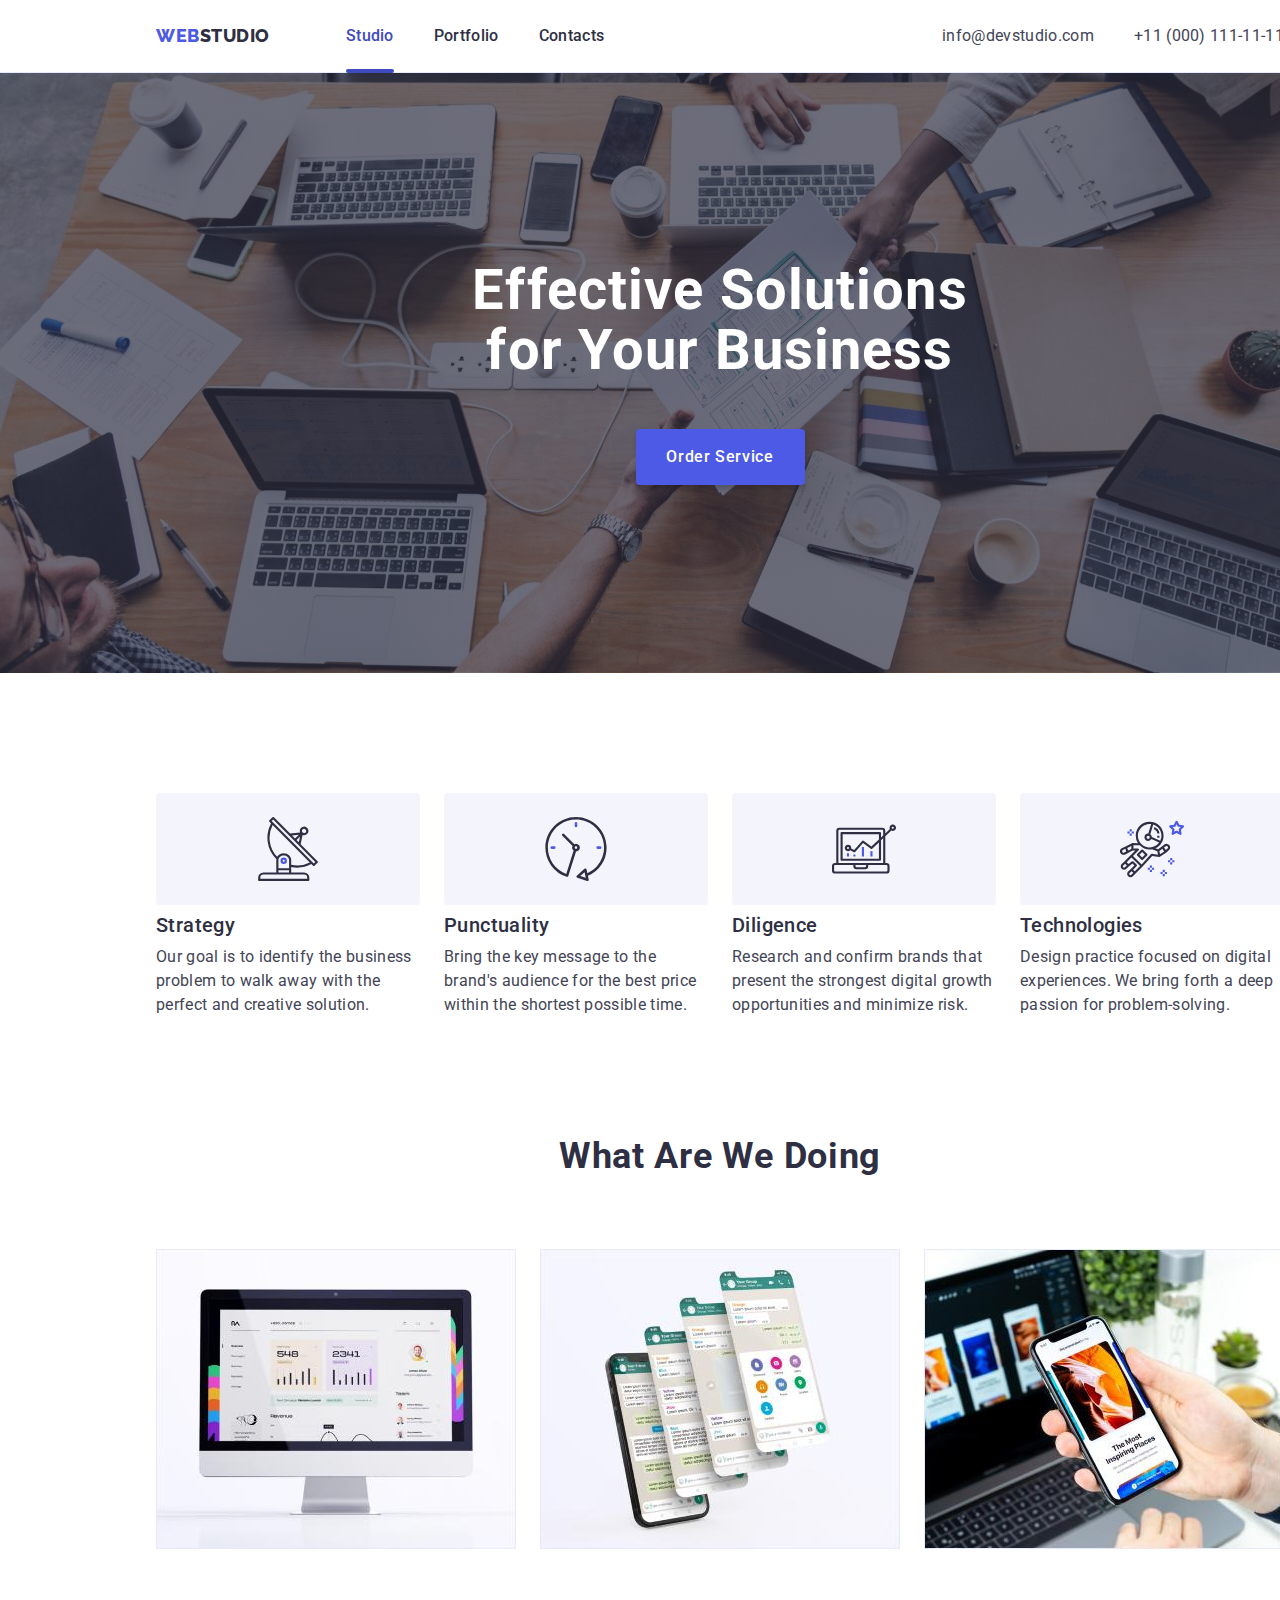
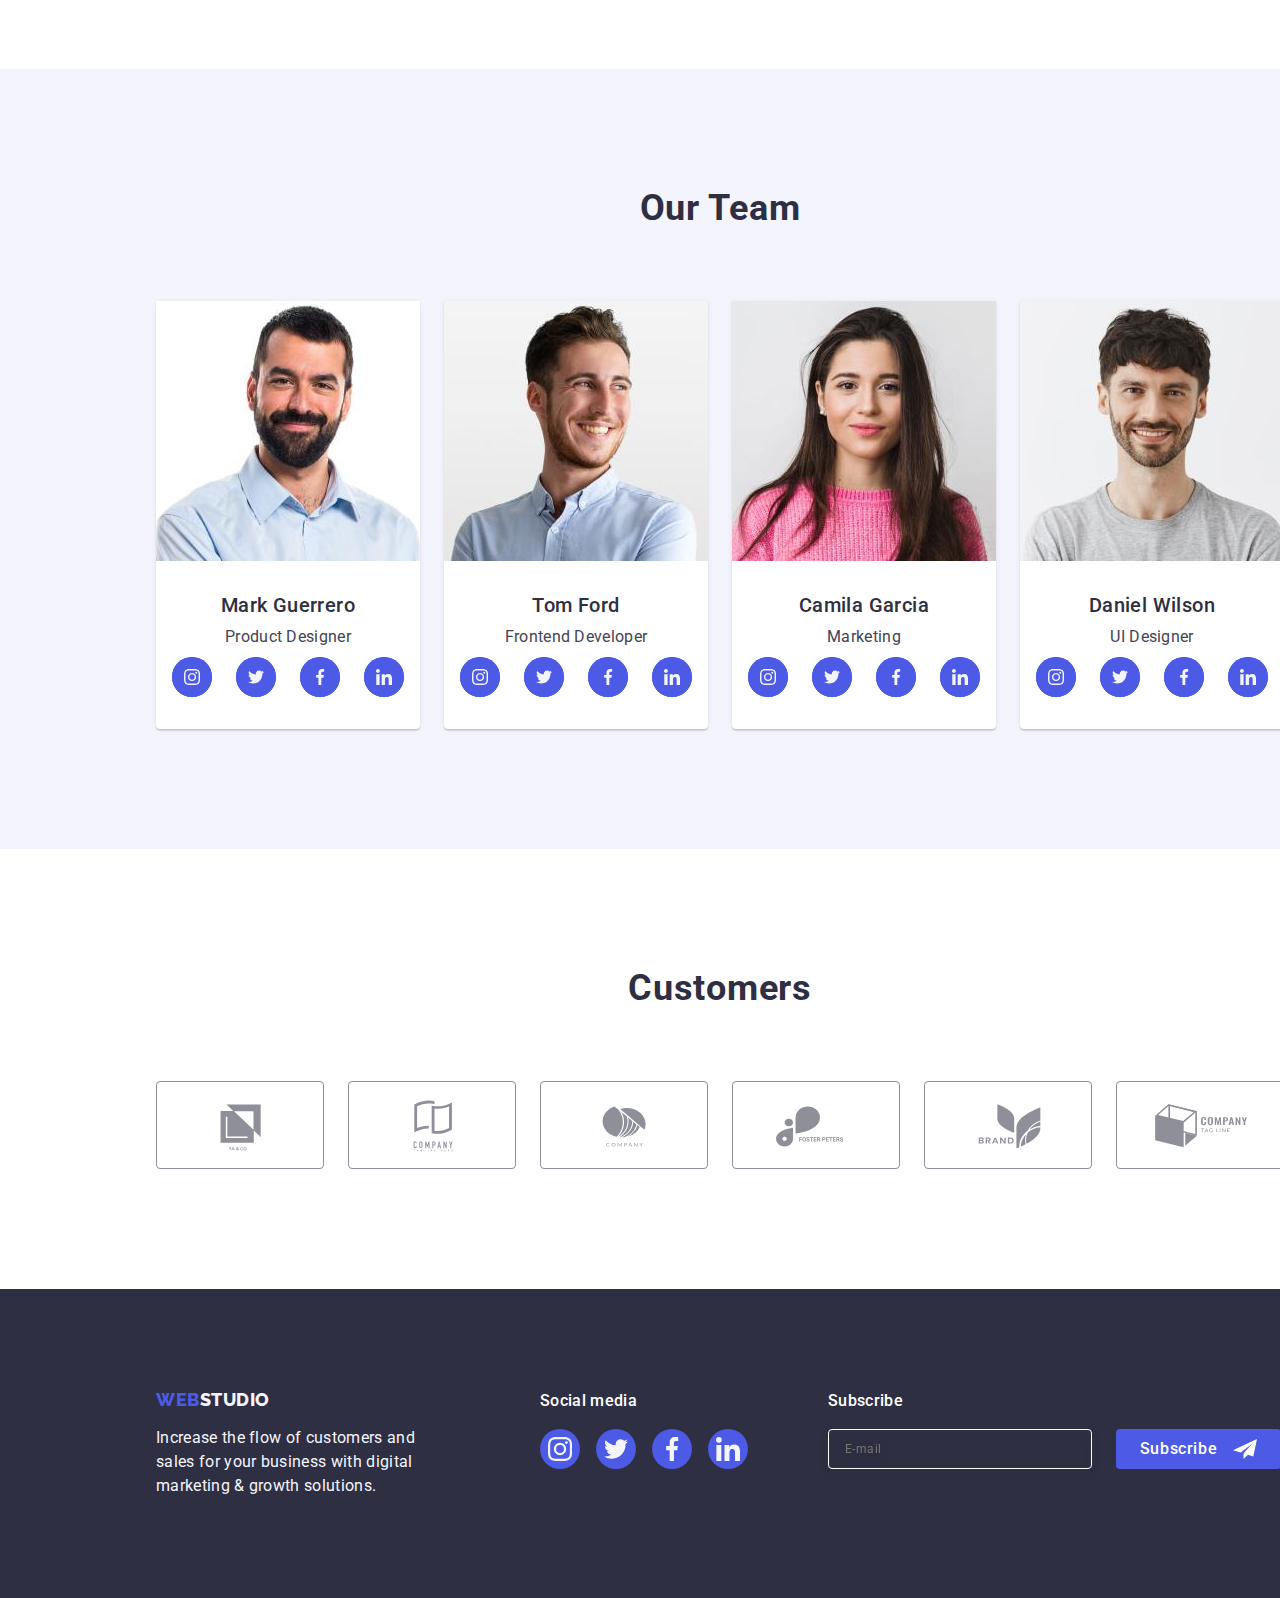
<file: index.html>
<!DOCTYPE html>
<html lang="en">
<head>
    <meta charset="UTF-8">
    <meta http-equiv="X-UA-Compatible" content="IE=edge">
    <meta name="viewport" content="width=device-width, initial-scale=1.0">
    <title>Studio</title>
    <link rel="preconnect" href="https://fonts.googleapis.com">
    <link rel="preconnect" href="https://fonts.gstatic.com" crossorigin>
    <link href="https://fonts.googleapis.com/css2?family=Montserrat:wght@400;700&family=Raleway:wght@800&family=Roboto:wght@400;500;700&display=swap" rel="stylesheet">
    <link rel="stylesheet" href="https://cdnjs.cloudflare.com/ajax/libs/modern-normalize/2.0.0/modern-normalize.min.css">
    <link rel="stylesheet" href="./css/styles.css">
</head>
<body>
                <!-- ========================== HEADER ===============================================-->
    <header class="page-header">
        <div class="header-container container">
            <nav class="page-nav">
                <a class="logo link" href="./index.html">Web<span class="logo-accent">Studio</span></a>
                <ul class="menu-list list">
                    <li class="menu-item content"><a class="menu-item-link active link" href="./index.html">Studio</a></li>
                    <li class="menu-item content"><a class="menu-item-link link" href="./portfolio.html">Portfolio</a></li>
                    <li class="menu-item content"><a class="menu-item-link link" href="">Contacts</a></li>
                </ul>
            </nav>
                <address class="contacts-info">
                    <ul class="contacts list">
                        <li class="contacts-item"><a class="contact-link text-font link" href="mailto:info@devstudio.com">info@devstudio.com</a></li>
                        <li class="contacts-item"><a class="contact-link text-font link" href="tel:+110001111111">+11 (000) 111-11-11</a></li>
                    </ul>
                </address>
        </div>
    </header>
                <!-- ========================== MAIN ===============================================-->
    <main class="main-content">
                <!-- ========================== HERO ===============================================-->
        <section class="hero">
            <div class="hero-box container">
                <h1 class="hero-title hero-margin">Effective Solutions for Your Business</h1>
                <button class="main-hero-button text-font" type="button" data-modal-open >Order Service</button>
             </div>
        </section>
                <!-- ========================== TECHNOLOGY ===============================================-->
        <section class="techonoly-hidden"> 
            <div class="tech-content container">
                <h2 class="visually-hidden" >Technology</h2>
                <ul class="tech-list list">
                    <li class="feature-item content">
                        <div class="technology-icon-style">
                            <svg width="64" height="64">
                                <use href="./images/icons.svg#icon-antenna">
                                </use>
                            </svg>
                        </div>
                        <h3 class="third-header">Strategy</h3>
                        <p class="feature-descriptions content">
                            Our goal is to identify the business problem to walk away with the perfect and creative solution. 
                        </p>  
                    </li>
                    <li class="feature-item content">
                        <div class="technology-icon-style">
                            <svg width="64" height="64">
                                <use href="./images/icons.svg#icon-clock">
                                </use>
                            </svg>
                        </div>
                        <h3 class="third-header">Punctuality</h3>
                        <p class="feature-descriptions content">
                            Bring the key message to the brand's audience for the best price within the shortest possible time.
                        </p>
                    </li>
                    <li class="feature-item content">
                        <div class="technology-icon-style">
                            <svg width="64" height="64">
                                <use href="./images/icons.svg#icon-diagram">
                                </use>
                            </svg>
                        </div>
                        <h3 class="third-header">Diligence</h3>
                        <p class="feature-descriptions content">
                            Research and confirm brands that present the strongest digital growth opportunities and minimize risk.
                        </p>
                    </li>
                    <li class="feature-item content">
                        <div class="technology-icon-style">
                            <svg width="64" height="64">
                                <use href="./images/icons.svg#icon-astronaut">
                                </use>
                            </svg>
                        </div>
                        <h3 class="third-header" >Technologies</h3>
                        <p class="feature-descriptions content">
                            Design practice focused on digital experiences. We bring forth a deep passion for problem-solving.
                        </p>
                    </li>
                </ul>
            </div>
        </section>
                <!-- ========================== TEAM-FUNCTION ===============================================-->
        <section class="work-description">
            <div class="function-style container">
                <h2 class="second-header extra-bottom-margin">What are we doing</h2>
                <Ul class="visual-example-list list">
                    <li class="example-item content">
                        <img src="./images/doing-des/monitor-1.jpg" alt="pc monitor" width="360" height="300">
                    </li>
                    <li class="example-item content">
                        <img src="./images/doing-des/screenphone-2.jpg" alt="screen phone" width="360" height="300">
                    </li>
                    <li class="example-item content">
                        <img src="./images/doing-des/lapphonescreen-3.jpg" alt="pc & mobile display screen" width="360" height="300">
                    </li>
                </Ul>
            </div>
        </section>
                <!-- ========================== THE-TEAM ===============================================-->
        <section class="team">
            <div class="team-style container content">
                <h2 class="second-header extra-bottom-margin">Our Team</h2>
                <ul class="team-card list">
                    <li class="team-item content">
                        <img src="./images/team/mark_guerrero.jpg" alt="mark_guerrero" width="264" height="260">   
                        <div class="style-card content">
                            <h3 class="third-header">Mark Guerrero</h3>
                            <p class="feature-descriptions added-margin">Product Designer</p>
                            <ul class="team-links-item list">
                                <li class="team-links">   
                                    <a class="social-team-links" href="https://www.instagram.com" target="_blank" rel="noopener no referrer" aria-label="Instagram icon">
                                        <svg class="social-svg-style" width="16" height="16">
                                            <use href="./images/icons.svg#icon-instagram"></use>
                                        </svg>
                                    </a>
                                </li>
                                <li class="team-links">
                                    <a class="social-team-links" href="https://twitter.com" target="_blank" rel="noopener no referrer" aria-label="twitter icon">
                                        <svg class="social-svg-style" width="16" height="16">
                                            <use href="./images/icons.svg#icon-twitter"></use>
                                        </svg>
                                    </a>
                                </li>
                                <li class="team-links">
                                    <a class="social-team-links" href="https://facebook.com" target="_blank" rel="noopener no referrer" aria-label="facebook icon">
                                        <svg class="social-svg-style" width="16" height="16">
                                            <use href="./images/icons.svg#icon-facebook"></use>
                                        </svg>
                                    </a>
                                </li>
                                <li class="team-links">
                                    <a class="social-team-links" href="https://www.linkedin.com" target="_blank" rel="noopener no referrer" aria-label="linkedin icon">
                                        <svg class="social-svg-style" width="16" height="16">
                                            <use href="./images/icons.svg#icon-linkedin"></use>
                                        </svg>
                                    </a>
                                </li>
                            </ul> 
                        </div>
                    </li>
                    <li class="team-item content">
                        <img src="./images/team/tom_ford.jpg" alt="tom_ford" width="264" height="260">
                        <div class="style-card content">
                            <h3 class="third-header">Tom Ford</h3>  
                            <p class="feature-descriptions added-margin">Frontend Developer</p>
                            <ul class="team-links-item list">
                                <li class="team-links">   
                                    <a class="social-team-links" href="https://www.instagram.com" target="_blank" rel="noopener no referrer" aria-label="Instagram icon">
                                        <svg class="social-svg-style" width="16" height="16">
                                            <use href="./images/icons.svg#icon-instagram"></use>
                                        </svg>
                                    </a>
                                </li>
                                <li class="team-links">
                                    <a class="social-team-links" href="https://twitter.com" target="_blank" rel="noopener no referrer" aria-label="twitter icon">
                                        <svg class="social-svg-style" width="16" height="16">
                                            <use href="./images/icons.svg#icon-twitter"></use>
                                        </svg>
                                    </a>
                                </li>
                                <li class="team-links">
                                    <a class="social-team-links" href="https://facebook.com" target="_blank" rel="noopener no referrer" aria-label="facebook icon">
                                        <svg class="social-svg-style" width="16" height="16">
                                            <use href="./images/icons.svg#icon-facebook"></use>
                                        </svg>
                                    </a>
                                </li>
                                <li class="team-links">
                                    <a class="social-team-links" href="https://www.linkedin.com" target="_blank" rel="noopener no referrer" aria-label="linkedin icon">
                                        <svg class="social-svg-style" width="16" height="16">
                                            <use href="./images/icons.svg#icon-linkedin"></use>
                                        </svg>
                                    </a>
                                </li>
                            </ul> 
                        </div>
                    </li>
                    <li class="team-item content">
                        <img src="./images/team/camila_garsia.jpg" alt="camila_garsia" width="264" height="260">
                        <div class="style-card content">
                            <h3 class="third-header">Camila Garcia</h3>
                            <p class="feature-descriptions added-margin">Marketing</p>
                           <ul class="team-links-item list">
                            <li class="team-links">   
                                <a class="social-team-links" href="https://www.instagram.com" target="_blank" rel="noopener no referrer" aria-label="Instagram icon">
                                    <svg class="social-svg-style" width="16" height="16">
                                        <use href="./images/icons.svg#icon-instagram"></use>
                                    </svg>
                                </a>
                            </li>
                            <li class="team-links">
                                <a class="social-team-links" href="https://twitter.com" target="_blank" rel="noopener no referrer" aria-label="twitter icon">
                                    <svg class="social-svg-style" width="16" height="16">
                                        <use href="./images/icons.svg#icon-twitter"></use>
                                    </svg>
                                </a>
                            </li>
                            <li class="team-links">
                                <a class="social-team-links" href="https://facebook.com" target="_blank" rel="noopener no referrer" aria-label="facebook icon">
                                    <svg class="social-svg-style" width="16" height="16">
                                        <use href="./images/icons.svg#icon-facebook"></use>
                                    </svg>
                                </a>
                            </li>
                            <li class="team-links">
                                <a class="social-team-links" href="https://www.linkedin.com" target="_blank" rel="noopener no referrer" aria-label="linkedin icon">
                                    <svg class="social-svg-style" width="16" height="16">
                                        <use href="./images/icons.svg#icon-linkedin"></use>
                                    </svg>
                                </a>
                            </li>
                            </ul> 
                        </div>
                    </li>
                    <li class="team-item content">
                        <img src="./images/team/daniel_wilson.jpg" alt="daniel_wilson" width="264" height="260">
                        <div class="style-card content">
                            <h3 class="third-header">Daniel Wilson</h3>
                            <p class="feature-descriptions added-margin">UI Designer</p>
                            <ul class="team-links-item list">
                                <li class="team-links">   
                                    <a class="social-team-links" href="https://www.instagram.com" target="_blank" rel="noopener no referrer" aria-label="Instagram icon">
                                        <svg class="social-svg-style" width="16" height="16">
                                            <use href="./images/icons.svg#icon-instagram"></use>
                                        </svg>
                                    </a>
                                </li>
                                <li class="team-links">
                                    <a class="social-team-links" href="https://twitter.com" target="_blank" rel="noopener no referrer" aria-label="twitter icon">
                                        <svg class="social-svg-style" width="16" height="16">
                                            <use href="./images/icons.svg#icon-twitter"></use>
                                        </svg>
                                    </a>
                                </li>
                                <li class="team-links">
                                    <a class="social-team-links" href="https://facebook.com" target="_blank" rel="noopener no referrer" aria-label="facebook icon">
                                        <svg class="social-svg-style" width="16" height="16">
                                            <use href="./images/icons.svg#icon-facebook"></use>
                                        </svg>
                                    </a>
                                </li>
                                <li class="team-links">
                                    <a class="social-team-links" href="https://www.linkedin.com" target="_blank" rel="noopener no referrer" aria-label="linkedin icon">
                                        <svg class="social-svg-style" width="16" height="16">
                                            <use href="./images/icons.svg#icon-linkedin"></use>
                                        </svg>
                                    </a>
                                </li>
                            </ul>
                        </div>
                    </li>
                </ul>
            </div>
        </section>
                <!-- ========================== CUSTOMERS ===============================================-->
        <section class="customers">
            <div class="customers-style container">
                <h2 class="second-header extra-bottom-margin">Customers</h2>
                <ul class="customer-list list">
                    <li class="customer-item">
                        <a class="customers-link" href="">
                            <svg class="current-color" width="104" height="56">
                                <use href="./images/icons.svg#icon-first"></use>
                            </svg>
                        </a>
                    </li>
                    <li class="customer-item ">
                        <a class="customers-link" href="">
                            <svg class="current-color" width="104" height="56">
                                <use href="./images/icons.svg#icon-second"></use>
                            </svg>
                        </a>
                    </li>
                    <li class="customer-item">
                        <a class="customers-link" href="">
                            <svg class="current-color" width="104" height="56">
                                <use href="./images/icons.svg#icon-third"></use>
                            </svg>
                        </a>
                    </li>
                    <li class="customer-item">
                        <a class="customers-link" href="">
                            <svg class="current-color" width="104" height="56">
                                <use href="./images/icons.svg#icon-fourth"></use>
                            </svg>
                        </a>
                    </li>
                    <li class="customer-item">
                        <a class="customers-link" href="">
                            <svg class="current-color" width="104" height="56">
                                <use href="./images/icons.svg#icon-fifth"></use>
                            </svg>
                        </a>
                    </li> 
                    <li class="customer-item">
                        <a class="customers-link" href="">
                            <svg class="current-color" width="104" height="56">
                                <use href="./images/icons.svg#icon-sixth"></use>
                            </svg>
                        </a>
                    </li>
                </ul>
            </div>
        </section>
    </main>
                <!-- ========================== FOOTER ===============================================-->
    <footer class="page-footer"> 
        <div class="style-footer container">
            <div class="footer-left-side">
                <a class="logo-second link" href="./index.html">Web<span class="logo-second-accent">Studio</span></a>
                <p class="text-footer text-font">Increase the flow of customers and sales for your business with digital marketing & growth
                    solutions.
                </p>
            </div>
            <div class="footer-centr">
                <p class="footer-nav-text">Social media</p>
                <ul class="footer-links list">
                    <li class="footer-links-item">
                        <a class="social-team-footer" href="https://www.instagram.com" target="_blank" rel="noopener no referrer" aria-label="Instagram icon">
                            <svg class="social-svg-style" width="24" height="24">
                                <use href="./images/icons.svg#icon-instagram"></use>
                            </svg>
                        </a>
                    </li>
                    <li class="footer-links-item">
                        <a class="social-team-footer" href="https://twitter.com" target="_blank" rel="noopener no referrer" aria-label="twitter icon">
                            <svg class="social-svg-style" width="24" height="24">
                                <use href="./images/icons.svg#icon-twitter"></use>
                            </svg>
                        </a>
                    </li>
                    <li class="footer-links-item">
                        <a class="social-team-footer" href="https://facebook.com" target="_blank" rel="noopener no referrer" aria-label="facebook icon">
                            <svg class="social-svg-style" width="24" height="24">
                                <use href="./images/icons.svg#icon-facebook"></use>
                            </svg>
                        </a>
                    </li>
                    <li class="footer-links-item">
                        <a class="social-team-footer" href="https://www.linkedin.com" target="_blank" rel="noopener no referrer" aria-label="linkedin icon">
                            <svg class="social-svg-style" width="24" height="24">
                                <use href="./images/icons.svg#icon-linkedin"></use>
                            </svg>
                        </a>
                    </li>
                </ul>
            </div>
            <div class="subscribe">
                <p class="subscribe-text">
                    Subscribe
                </p>
                <form class="subscribe-form">
                    <label class="subscribe-form-label" 
                            for="subscribe-element">
                        <input class="subscribe-input"
                                required 
                                id="subscribe-element"
                                name="subscribe-element" 
                                type="email" 
                                placeholder="E-mail">
                    </label>
                    <button class="subscribe-btn" type="submit">Subscribe
                        <svg class="subscribe-btn-svg" width="24" height="24">
                            <use href="./images/icons.svg#icon-telegram"></use>
                        </svg>
                    </button>
                </form>
            </div>
        </div>
    </footer>
    <!-- /* ================================= MODAL-WINDOW ==================================================== */ -->
    <div class="modal-window-father is-hidden" data-modal>
        <div class="modal-window">
            <button class="btn-modal" type="button" data-modal-close>
                <svg class="modal-window-svg" width="8" height="8">
                    <use href="./images/icons.svg#icon-close"></use>
                </svg>
            </button>
            <p class="modal-text footer-nav-text">Leave your contacts and we will call you back</p>
            <form class="modal-form" name="register_form"> 
                <div class="modal-form-style">
                    <label class="label-input" 
                        id="register_form"
                        for="user-name">Name</label>
                    <div class="label-input-style">
                        <input class="modal-input"
                            required
                            id="user-name"
                            name="user-name" 
                            type="text">
                        <svg class="modal-svg-input" 
                            width="18" 
                            height="24">
                            <use href="./images/icons.svg#icon-person"></use>
                        </svg>
                    </div>
                </div>
                <!-- secont-form -->
                <div class="modal-form-style">
                    <label class="label-input" for="register_form_tel">Phone</label>
                    <div class="label-input-style">
                        <input class="modal-input"
                                required 
                                id="register_form_tel"
                                name="register_form_tel" 
                                type="tel">
                        <svg class="modal-svg-input" width="18" height="24">
                            <use href="./images/icons.svg#icon-phone"></use>
                        </svg>
                    </div>
                </div>
                <!-- third-form -->
                <div class="modal-form-style">
                    <label class="label-input" 
                            for="register_form_email">Email</label>
                    <div class="label-input-style">
                        <input class="modal-input" 
                                required
                                id="register_form_email" 
                                name="register_form_email" 
                                type="email">
                        <svg class="modal-svg-input" 
                                width="18" 
                                height="24">
                            <use href="./images/icons.svg#icon-email"></use>
                        </svg>
                    </div>
                </div>
                <!-- comment -->
                <div class="comment-style">
                    <label 
                        class="label-input" 
                        for="user-comment"
                        > Comment</label>
                    <textarea 
                        class="modal-text-area" 
                        name="user-comment" 
                        id="user-comment" 
                        placeholder="Text input"
                        cols="30" 
                        rows="10"> 
                    </textarea>
                </div>
                <div class="check-box-style">
                    <input class="check-box visually-hidden"
                            type="checkbox"
                            id="user-privacy"
                            value="true" 
                            name="user-privacy">
                    <label class="check-box-label" for="user-privacy">
                        <span class="check-box-span"> 
                            <svg class="modal-checkbox-input" 
                                width="10" 
                                height="8">
                                <use href="./images/icons.svg#icon-checkmark"></use>
                            </svg>
                        </span>   
                           I accept the terms and conditions of the
                        <a class="about-policy" 
                                href="">Privacy Policy</a>       
                    </label>
                </div>
                <button class="modal-btn" type="submit">Send</button>
            </form>
        </div>
    </div>
    <script src="./modal.js"></script>
</body>
</html>
</file>
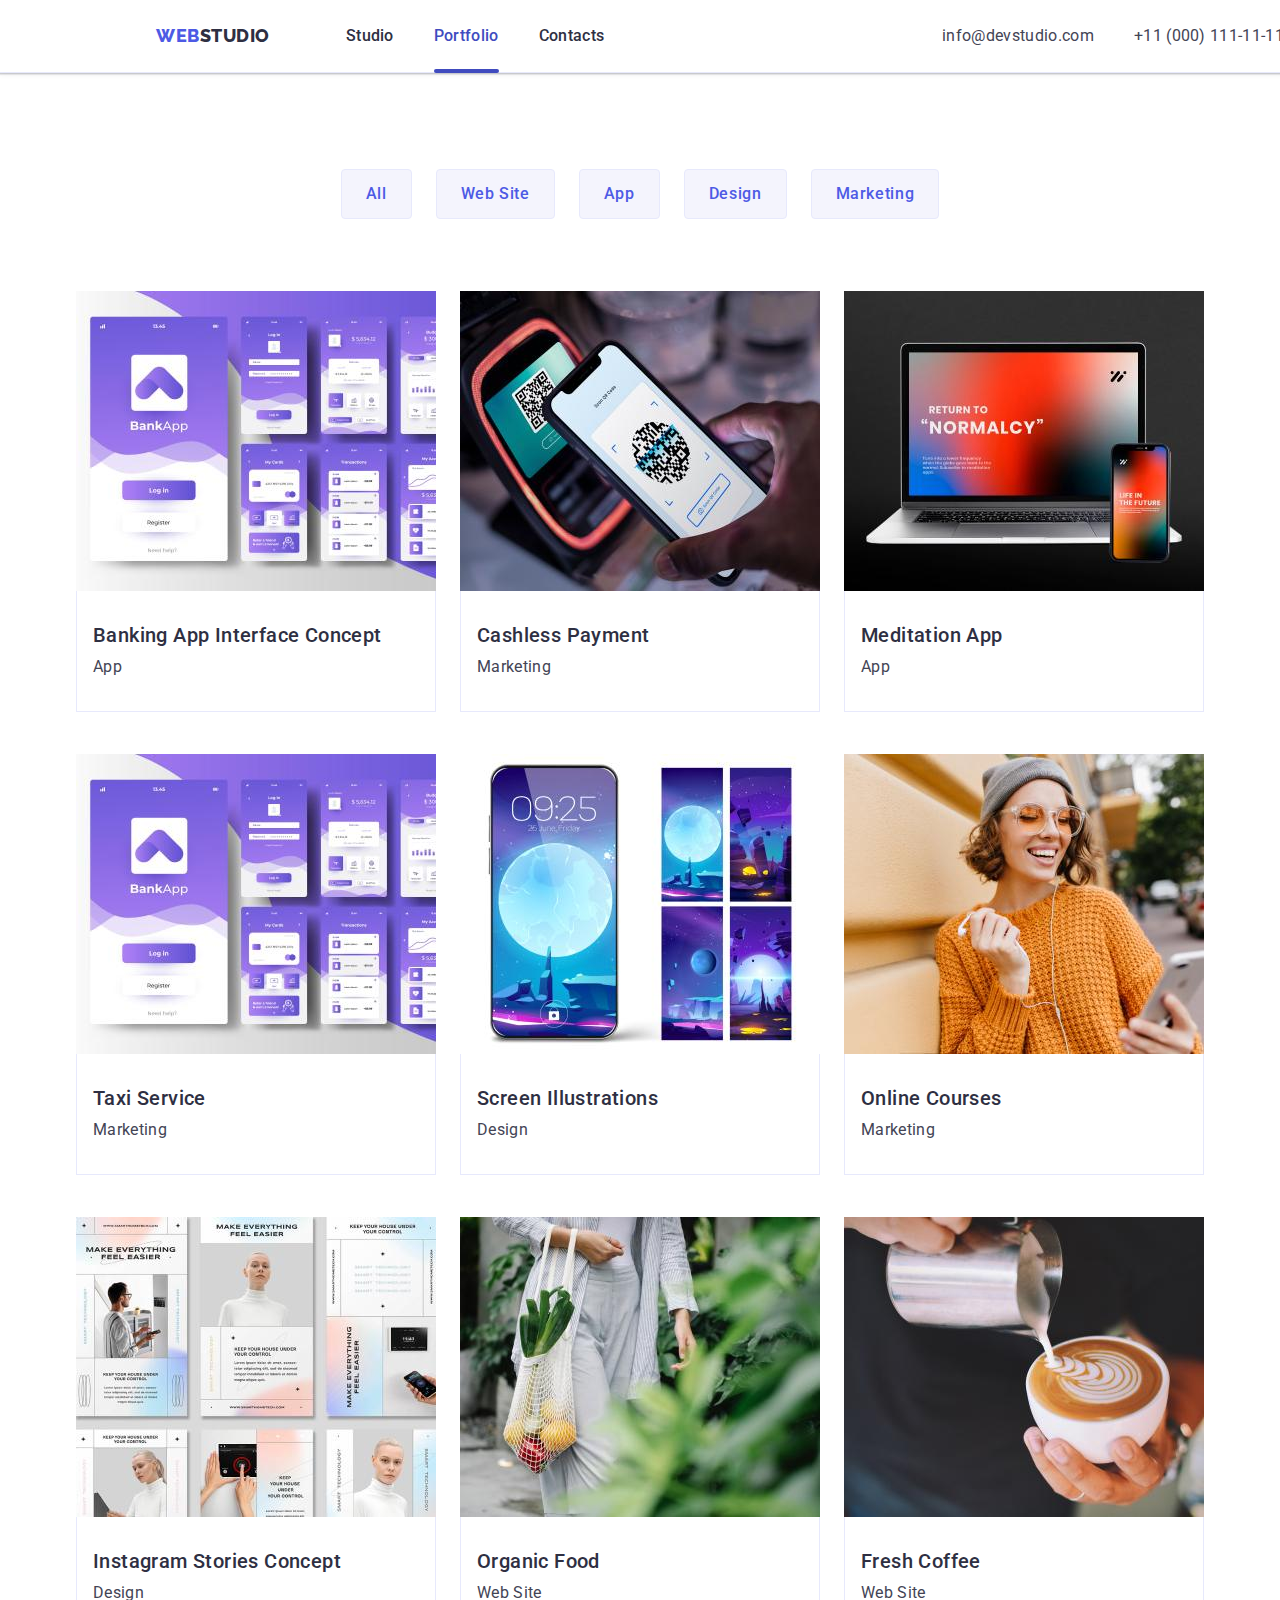
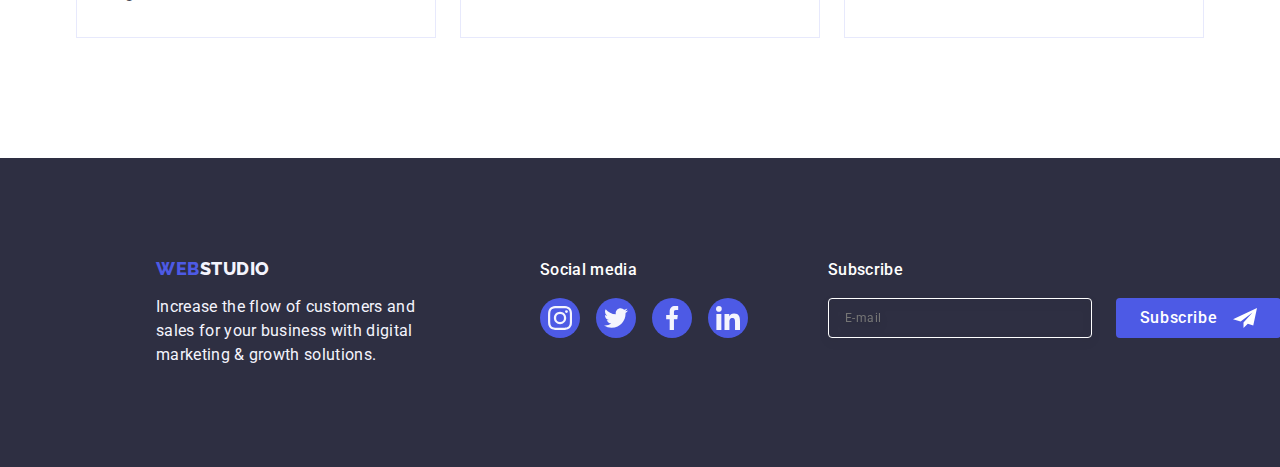
<file: portfolio.html>
<!DOCTYPE html>
<html lang="en">
  <head>
    <meta charset="UTF-8" />
    <meta http-equiv="X-UA-Compatible" content="IE=edge" />
    <meta name="viewport" content="width=device-width, initial-scale=1.0" />
    <title>Portfolio</title>
    <link rel="preconnect" href="https://fonts.googleapis.com" />
    <link rel="preconnect" href="https://fonts.gstatic.com" crossorigin />
    <link
      href="https://fonts.googleapis.com/css2?family=Montserrat:wght@400;700&family=Raleway:wght@800&family=Roboto:wght@400;500;700&display=swap"
      rel="stylesheet"
    />
    <link
      rel="stylesheet"
      href="https://cdnjs.cloudflare.com/ajax/libs/modern-normalize/2.0.0/modern-normalize.min.css"
    />
    <link rel="stylesheet" href="./css/styles.css" />
  </head>
  <body>
    <!-- ========================== HEADER ===============================================-->
    <header class="page-header">
      <div class="header-container container">
        <nav class="page-nav">
          <a class="logo link" href="./index.html"
            >Web<span class="logo-accent">Studio</span></a
          >
          <ul class="menu-list list">
            <li class="menu-item content">
              <a class="menu-item-link text-font link" href="./index.html"
                >Studio</a
              >
            </li>
            <li class="menu-item content">
              <a class="menu-item-link active link" href="./portfolio.html"
                >Portfolio</a
              >
            </li>
            <li class="menu-item content">
              <a class="menu-item-link link" href="">Contacts</a>
            </li>
          </ul>
        </nav>
        <address class="contacts-info">
          <ul class="contacts list">
            <li class="contacts-item">
              <a
                class="contact-link text-font link"
                href="mailto:info@devstudio.com"
                >info@devstudio.com</a
              >
            </li>
            <li class="contacts-item">
              <a class="contact-link text-font link" href="tel:+110001111111"
                >+11 (000) 111-11-11</a
              >
            </li>
          </ul>
        </address>
      </div>
    </header>
    <!-- ========================== PORTFOLIO-MAIN ===============================================-->
    <main class="main-portfolio">
      <!-- ========================== NAVIGATION-BUTTON ===============================================-->
      <section class="portfolio-nav-buttons">
        <div class="style-portfolio container">
          <h1 class="visually-hidden">Portfolio</h1>
          <ul class="portfolio-nav-list extra-bottom-margin list">
            <li class="portfolio-nav-item">
              <button class="portfolio-button btn-slyle" type="button">
                All
              </button>
            </li>
            <li class="portfolio-nav-item">
              <button class="portfolio-button btn-slyle" type="button">
                Web Site
              </button>
            </li>
            <li class="portfolio-nav-item">
              <button class="portfolio-button btn-slyle" type="button">
                App
              </button>
            </li>
            <li class="portfolio-nav-item">
              <button class="portfolio-button btn-slyle" type="button">
                Design
              </button>
            </li>
            <li class="portfolio-nav-item">
              <button class="portfolio-button btn-slyle" type="button">
                Marketing
              </button>
            </li>
          </ul>
          <!-- ========================== PORTFOLIO-IMG-LIST ===============================================-->
          <ul class="portfolio-img list">
            <li class="portfolio-img-item">
              <a class="card-img link" href="">
                <div class="card-img-transform">
                  <img
                    src="./images/portfolio/banking-concept.jpg"
                    alt="Banking App Interface Concept"
                    width="360"
                    height="300"
                  />
                  <p class="card-img-text-transform feature-descriptions">
                    14 Stylish and User-Friendly App Design Concepts · Task
                    Manager App · Calorie Tracker App · Exotic Fruit Ecommerce
                    App · Cloud Storage App
                  </p>
                </div>
                <div class="card-link-style">
                  <h2 class="third-header">Banking App Interface Concept</h2>
                  <p class="feature-descriptions text-tranform">App</p>
                </div>
              </a>
            </li>
            <li class="portfolio-img-item">
              <a class="card-img link" href="">
                <div class="card-img-transform">
                  <img
                    src="./images/portfolio/cashless-payment.jpg"
                    alt="Cashless Payment"
                    width="360"
                    height="300"
                  />
                  <p class="card-img-text-transform feature-descriptions">
                    14 Stylish and User-Friendly App Design Concepts · Task
                    Manager App · Calorie Tracker App · Exotic Fruit Ecommerce
                    App · Cloud Storage App
                  </p>
                </div>
                <div class="card-link-style">
                  <h2 class="third-header">Cashless Payment</h2>
                  <p class="feature-descriptions text-tranform">Marketing</p>
                </div>
              </a>
            </li>
            <li class="portfolio-img-item">
              <a class="card-img link" href="">
                <div class="card-img-transform">
                  <img
                    src="./images/portfolio/meditation-app.jpg"
                    alt="Meditation App"
                    width="360"
                    height="300"
                  />
                  <p class="card-img-text-transform feature-descriptions">
                    14 Stylish and User-Friendly App Design Concepts · Task
                    Manager App · Calorie Tracker App · Exotic Fruit Ecommerce
                    App · Cloud Storage App
                  </p>
                </div>
                <div class="card-link-style">
                  <h2 class="third-header">Meditation App</h2>
                  <p class="feature-descriptions text-tranform">App</p>
                </div>
              </a>
            </li>
            <li class="portfolio-img-item">
              <a class="card-img link" href="">
                <div class="card-img-transform">
                  <img
                    src="./images/portfolio/taxi-service.jpg"
                    alt="Taxi Service"
                    width="360"
                    height="300"
                  />
                  <p class="card-img-text-transform feature-descriptions">
                    14 Stylish and User-Friendly App Design Concepts · Task
                    Manager App · Calorie Tracker App · Exotic Fruit Ecommerce
                    App · Cloud Storage App
                  </p>
                </div>
                <div class="card-link-style">
                  <h2 class="third-header">Taxi Service</h2>
                  <p class="feature-descriptions text-tranform">Marketing</p>
                </div>
              </a>
            </li>
            <li class="portfolio-img-item">
              <a class="card-img link" href="">
                <div class="card-img-transform">
                  <img
                    src="./images/portfolio/screen-illustration.jpg"
                    alt="Screen Illustrations"
                    width="360"
                    height="300"
                  />
                  <p class="card-img-text-transform feature-descriptions">
                    14 Stylish and User-Friendly App Design Concepts · Task
                    Manager App · Calorie Tracker App · Exotic Fruit Ecommerce
                    App · Cloud Storage App
                  </p>
                </div>
                <div class="card-link-style">
                  <h2 class="third-header">Screen Illustrations</h2>
                  <p class="feature-descriptions text-tranform">Design</p>
                </div>
              </a>
            </li>
            <li class="portfolio-img-item">
              <a class="card-img link" href="">
                <div class="card-img-transform">
                  <img
                    src="./images/portfolio/oline-courses.jpg"
                    alt="Online Courses"
                    width="360"
                    height="300"
                  />
                  <p class="card-img-text-transform feature-descriptions">
                    14 Stylish and User-Friendly App Design Concepts · Task
                    Manager App · Calorie Tracker App · Exotic Fruit Ecommerce
                    App · Cloud Storage App
                  </p>
                </div>
                <div class="card-link-style">
                  <h2 class="third-header">Online Courses</h2>
                  <p class="feature-descriptions text-tranform">Marketing</p>
                </div>
              </a>
            </li>
            <li class="portfolio-img-item">
              <a class="card-img link" href="">
                <div class="card-img-transform">
                  <img
                    src="./images/portfolio/instagram-stories-concept.jpg"
                    alt="Instagram Stories Concept"
                    width="360"
                    height="300"
                  />
                  <p class="card-img-text-transform feature-descriptions">
                    14 Stylish and User-Friendly App Design Concepts · Task
                    Manager App · Calorie Tracker App · Exotic Fruit Ecommerce
                    App · Cloud Storage App
                  </p>
                </div>
                <div class="card-link-style">
                  <h2 class="third-header">Instagram Stories Concept</h2>
                  <p class="feature-descriptions text-tranform">Design</p>
                </div>
              </a>
            </li>
            <li class="portfolio-img-item">
              <a class="card-img link" href="">
                <div class="card-img-transform">
                  <img
                    src="./images/portfolio/organic-food.jpg"
                    alt="Organic Food"
                    width="360"
                    height="300"
                  />
                  <p class="card-img-text-transform feature-descriptions">
                    14 Stylish and User-Friendly App Design Concepts · Task
                    Manager App · Calorie Tracker App · Exotic Fruit Ecommerce
                    App · Cloud Storage App
                  </p>
                </div>
                <div class="card-link-style">
                  <h2 class="third-header">Organic Food</h2>
                  <p class="feature-descriptions text-tranform">Web Site</p>
                </div>
              </a>
            </li>
            <li class="portfolio-img-item">
              <a class="card-img link" href="">
                <div class="card-img-transform">
                  <img
                    src="./images/portfolio/fresh-food.jpg"
                    alt="Fresh Coffee"
                    width="360"
                  />
                  <p class="card-img-text-transform feature-descriptions">
                    14 Stylish and User-Friendly App Design Concepts · Task
                    Manager App · Calorie Tracker App · Exotic Fruit Ecommerce
                    App · Cloud Storage App
                  </p>
                </div>
                <div class="card-link-style">
                  <h2 class="third-header">Fresh Coffee</h2>
                  <p class="feature-descriptions text-tranform">Web Site</p>
                </div>
              </a>
            </li>
          </ul>
        </div>
      </section>
    </main>
    <!-- ========================== FOOTER ===============================================-->
    <footer class="page-footer"> 
      <div class="style-footer container">
          <div class="footer-left-side">
              <a class="logo-second link" href="./index.html">Web<span class="logo-second-accent">Studio</span></a>
              <p class="text-footer text-font">Increase the flow of customers and sales for your business with digital marketing & growth
                  solutions.
              </p>
          </div>
          <div class="footer-centr">
              <p class="footer-nav-text">Social media</p>
              <ul class="footer-links list">
                  <li class="footer-links-item">
                      <a class="social-team-footer" href="https://www.instagram.com" target="_blank" rel="noopener no referrer" aria-label="Instagram icon">
                          <svg class="social-svg-style" width="24" height="24">
                              <use href="./images/icons.svg#icon-instagram"></use>
                          </svg>
                      </a>
                  </li>
                  <li class="footer-links-item">
                      <a class="social-team-footer" href="https://twitter.com" target="_blank" rel="noopener no referrer" aria-label="twitter icon">
                          <svg class="social-svg-style" width="24" height="24">
                              <use href="./images/icons.svg#icon-twitter"></use>
                          </svg>
                      </a>
                  </li>
                  <li class="footer-links-item">
                      <a class="social-team-footer" href="https://facebook.com" target="_blank" rel="noopener no referrer" aria-label="facebook icon">
                          <svg class="social-svg-style" width="24" height="24">
                              <use href="./images/icons.svg#icon-facebook"></use>
                          </svg>
                      </a>
                  </li>
                  <li class="footer-links-item">
                      <a class="social-team-footer" href="https://www.linkedin.com" target="_blank" rel="noopener no referrer" aria-label="linkedin icon">
                          <svg class="social-svg-style" width="24" height="24">
                              <use href="./images/icons.svg#icon-linkedin"></use>
                          </svg>
                      </a>
                  </li>
              </ul>
          </div>
          <div class="subscribe">
              <p class="subscribe-text">
                  Subscribe
              </p>
              <form class="subscribe-form">
                  <label class="subscribe-form-label" 
                          for="subscribe-element">
                      <input class="subscribe-input"
                              required 
                              id="subscribe-element"
                              name="subscribe-element" 
                              type="email" 
                              placeholder="E-mail">
                  </label>
                  <button class="subscribe-btn" type="submit">Subscribe
                      <svg class="subscribe-btn-svg" width="24" height="24">
                          <use href="./images/icons.svg#icon-telegram"></use>
                      </svg>
                  </button>
              </form>
          </div>
      </div>
  </footer>
  </body>
</html>
</file>
<file: css/styles.css>
:root {
  --logo-color: #4d5ae5;
  --main-color: #2e2f42;
  --hover-and-focus-color: #404bbf;
  --text-color: #434455;
  --main-white-color: #ffffff;
  --footer-text-color: #f4f4fd;
  --portfolio-btn-color: #e7e9fc;
  --customers-link-color: #8e8f99;
  --bg-modal-window: #fcfcfc;
  --secondary-font: 'Raleway', sans-serif;
  --indent: 24px;
  --items: 3;
}

body {
  font-family: 'Roboto', sans-serif;
  background-color: var(--main-white-color);
}

h1,
h2,
h3,
h4,
h4,
h5,
h6,
p,
ul {
  margin: 0;
  padding: 0;
}

img {
  display: block;
  max-width: 100%;
  height: auto;
}

.container {
  width: 1158px;
  margin: 0 auto;
  padding: 0 15px;
}

.list {
  list-style: none;
}

.link {
  text-decoration: none;
}
/* ===================================== Header ========================================== */
.page-header {
  width: 1440px;
  border-bottom: 1px solid #e7e9fc;
  box-shadow: 0px 2px 1px rgba(46, 47, 66, 0.08), 0px 1px 1px rgba(46, 47, 66, 0.16), 0px 1px 6px rgba(46, 47, 66, 0.08);
  margin-left: auto;
  margin-right: auto;
}

.header-container {
  display: flex;
  justify-content: space-between;
}

.page-nav {
  display: flex;
  align-items: center;
}

.logo {
  padding-top: 24px;
  padding-bottom: 24px;
  margin-right: 76px;
  font-family: var(--secondary-font);
  font-weight: 800;
  font-size: 18px;
  line-height: 1.17;
  letter-spacing: 0.03em;
  text-transform: uppercase;
  color: var(--logo-color);
}

.logo-accent {
  font-family: var(--secondary-font);
  font-weight: 800;
  font-size: 18px;
  line-height: 1.17;
  letter-spacing: 0.03em;
  text-transform: uppercase;
  color: var(--main-color);
}

.menu-list {
  display: flex;
  margin: 0;
}

.menu-item {
  /* padding-top: 24px;
  padding-bottom: 24px; */
  margin-right: 40px;
}

.menu-item:nth-child(3) {
  margin-right: 0;
}

.menu-item-link {
  display: block;
  padding-top: 24px;
  padding-bottom: 24px;
  font-weight: 500;
  font-size: 16px;
  line-height: 1.5;
  letter-spacing: 0.02em;
  color: var(--main-color);
  position: relative;
  transition: color 250ms cubic-bezier(0.4, 0, 0.2, 1);
}
/* Need to chanche smth upctextcolor and after */

.menu-item-link:hover,
.menu-item-link:focus  {
  color: var(--hover-and-focus-color);
}

.active{
  color: var(--hover-and-focus-color);
}

.active::after {
  display: block;
  content: '';
  width: 100%;
  position: absolute;
  left: 0;
  bottom: -1px;
  height: 4px;
  background-color: var(--hover-and-focus-color);
  border-radius: 2px;
}

.contacts-info {
  font-style: normal;
}

.contacts {
  display: flex;
}

.contacts-item {
  padding-top: 24px;
  padding-bottom: 24px;
  margin-right: 40px;
  transition: color  color 250ms cubic-bezier(0.4, 0, 0.2, 1);
}

.contacts-item:nth-child(2) {
  margin-right: 0;
}

.contact-link {
  padding-top: 24px;
  padding-bottom: 24px;
  font-weight: 400;
  font-size: 16px;
  line-height: 1.5;
  letter-spacing: 0.02em;
  color: var(--text-color);
  transition: color 250ms cubic-bezier(0.4, 0, 0.2, 1);
}

.contact-link:hover,
.contact-link:focus {
  color: var(--hover-and-focus-color);
}

/* ===================================== MAIN ========================================== */

.main-content {
  width: 1440px;
  margin-left: auto;
  margin-right: auto;
}

/* ===================================== HERO ========================================== */

.hero {
  max-width: 1440px;
  background-image: linear-gradient(rgba(46, 47, 66, 0.7), rgba(46, 47, 66, 0.7)), url(../images/hero-bg-picture/background-picture.jpg);
  background-repeat: no-repeat;
  background-position: center;
  background-size: cover;
  background-color: #2e2f42;
  text-align: center;
  padding-top: 188px;
  padding-bottom: 188px;
}

.hero-title {
  font-weight: 700;
  font-size: 56px;
  line-height: 1.07;
  letter-spacing: 0.02em;
  color: var(--main-white-color);
  max-width: 496px;
  margin-left: auto;
  margin-right: auto;
}

.hero-margin {
  margin-bottom: 48px;
}

.main-hero-button {
  display: block;

  background-color: var(--logo-color);
  color: var(--main-white-color);
  font-weight: 500;
  font-size: 16px;
  line-height: 1.5;
  letter-spacing: 0.04em;
  border-radius: 4px;
  box-shadow: 0px 4px 4px 0px rgba(0, 0, 0, 0.15);

  cursor: pointer;
  border: none;
  transition:background-color 250ms cubic-bezier(0.4, 0, 0.2, 1);

  height: 56px;
  min-width: 169px;
  margin-left: auto;
  margin-right: auto;
}

.main-hero-button:hover,
.main-hero-button:focus {
  background-color: var(--hover-and-focus-color);
}

/* ===================================== TECHNOLOGY ========================================== */

.techonoly-hidden {
  padding-top: 120px;
  padding-bottom: 120px;
}

.second-header {
  font-weight: 700;
  font-size: 36px;
  line-height: 1.11;
  letter-spacing: 0.02em;
  text-transform: capitalize;
  color: #2e2f42;
}

.visually-hidden {
  position: absolute;
  width: 1px;
  height: 1px;
  margin: -1px;
  border: 0;
  padding: 0;

  white-space: nowrap;
  clip-path: inset(100%);
  clip: rect(0 0 0 0);
  overflow: hidden;
}

.tech-list {
  display: flex;
  gap: var(--indent)
}

.content{
  flex-basis: calc((100% - var(--indent) * (var(--items) - 1)) / var(--items));
}

.technology-list{
  --team: 4;
}
/* .feature-item {
  width: calc((100% - 72px) / 4);
  margin-right: 24px;
}

.feature-item:nth-child(4) {
  margin-right: 0;
} */

.technology-icon-style{
  display: flex;
  align-items: center; 
  justify-content: center;
  height: 112px;
  background-color: var(--footer-text-color);
  border-radius: 4px; 
  margin-bottom: 8px;
}

.third-header {
  font-weight: 500;
  font-size: 20px;
  line-height: 1.2;
  letter-spacing: 0.02em;
  color: var(--main-color);
  margin-bottom: 8px;
}

.feature-descriptions {
  font-weight: 400;
  font-size: 16px;
  line-height: 1.5;
  letter-spacing: 0.02em;
  color: var(--text-color);
}

/* ===================================== WHAT-ARE-WE-DOING-SECTION ========================================== */

.work-description {
  text-align: center;
  padding-bottom: 120px;
}

/* .function-style{
    
} */

.extra-bottom-margin {
  margin-bottom: 72px;
}

.visual-example-list {
  display: flex;
  gap: var(--indent);
}

.example-item{
  --team: 4;
}

/* .example-item {
  width: calc((100% - 48px) / 3);
  margin-right: 24px;
}

.example-item:nth-child(3) {
  margin-right: 0;
} */

/* ===================================== TEAM ========================================== */

.team {
  background-color: var(--footer-text-color);
  text-align: center;
  padding-top: 120px;
  padding-bottom: 120px;
}

/* .team-style{

} */

.team-card {
  display: flex;
  gap: var(--indent);
}

.team-item {
  --items: 4;
  /* width: calc((100% - 72px) / 4);
  margin-right: 24px; */
  background-color: var(--main-white-color);
  box-shadow: 0px 1px 6px rgba(46, 47, 66, 0.08), 0px 1px 1px rgba(46, 47, 66, 0.16), 0px 2px 1px rgba(46, 47, 66, 0.08);
  border-top-left-radius: 0px;
  border-top-right-radius: 0px;
  border-bottom-right-radius: 4px;
  border-bottom-left-radius: 4px;
}

/* .team-item:nth-child(4) {
  margin-right: 0;
} */

.style-card {
  padding-top: 32px;
  padding-bottom: 32px;
  padding-left: 16px;
  padding-right: 16px;
}

.team-links-item{
  display: flex;
  gap: var(--indent);
  justify-content: center;
}

.team-links{
  --tems: 4;
  width: 40px;
  height: 40px; 
  background-color: var(--logo-color);
  border-radius: 25px;
}

.social-team-links{
  width: 100%;
  height: 100%;
  border-radius: 50%;
  display: flex;
  align-items: center;
  justify-content: center;
  background-color: var(--logo-color);
  transition: background-color 250ms cubic-bezier(0.4, 0, 0.2, 1);
}

.social-team-links:hover,
.social-team-links:focus {
  background-color: var(--hover-and-focus-color);
}

.social-svg-style{
  fill: var(--footer-text-color);
}

.added-margin{
  margin-bottom: 8px;
}

/* ===================================== CUSTOMERS ========================================== */
.customers {
  padding-top: 120px;
padding-bottom: 120px;
text-align: center;
}

/* .customers-style {
} */

.customer-list {
  display: flex;
  gap: var(--indent);
  justify-content: center;
}

.customer-item {
--items: 6;
width: calc((100% - 120px) / 6);
height: 88px;
}

.customers-link{
  width: 100%;
  height: 100%;
  border: 1px solid var(--customers-link-color);
  border-radius: 4px;
  display: flex; 
  align-items: center;
  justify-content: center;
  color: var(--customers-link-color);
  transition:  border-color 250ms cubic-bezier(0.4, 0, 0.2, 1), color 250ms cubic-bezier(0.4, 0, 0.2, 1);
}

.current-color{
  width: 100%;
  height: 100%;
  fill: currentColor;
}

.customers-link:hover,
.customers-link:focus {
  border-color: var(--hover-and-focus-color);
  color: var(--hover-and-focus-color);
}


/* ===================================== FOOTER ========================================== */

.page-footer {
  width: 1440px;
  background-color: var(--main-color);
  padding-top: 100px;
  padding-bottom: 100px;
  margin-left: auto;
  margin-right: auto;
}

.style-footer{
 display: flex;
 align-items: baseline;
} 

.logo-second {
  display: inline-block;
  font-family: var(--secondary-font);
  font-weight: 800;
  font-size: 18px;
  line-height: 1.17;
  letter-spacing: 0.03em;
  text-transform: uppercase;
  color: var(--logo-color);
  margin-bottom: 16px;
}

.logo-second-accent {
  font-family: var(--secondary-font);
  font-weight: 800;
  font-size: 18px;
  line-height: 1.17;
  letter-spacing: 0.03em;
  text-transform: uppercase;
  color: var(--footer-text-color);
}

.text-footer {
  font-weight: 400;
  font-size: 16px;
  line-height: 1.5;
  letter-spacing: 0.02em;
  color: var(--footer-text-color);
  max-width: 264px;
}

  .footer-nav-text {
    color: var(--main-white-color);
    font-weight: 500;
    font-size: 16px;
    line-height: 1.5;
    letter-spacing: 0.02em;
    margin-bottom: 16px;
}

.footer-links{
  display: flex; 
  gap: 16px;

}

.footer-links-item{
   width: 40px;
  height: 40px;
  transition: background-color 250ms cubic-bezier(0.4, 0, 0.2, 1);
}

.social-team-footer{
  border-radius: 50%;
  display: flex;
  align-items: center;
  justify-content: center;
  width: 100%;
  height: 100%;
  background-color: var(--logo-color);
  transition: background-color 250ms cubic-bezier(0.4, 0, 0.2, 1);
}

.social-team-footer:hover,
.social-team-footer:focus {
  background-color: #31d0aa;
}

/* .style-footer {
} */

.footer-left-side {
  margin-right: 120px;
}

/* .footer-centr {
} */

.subscribe {
  margin-left: 80px;
}

.subscribe-text{
  margin-bottom: 16px;
  font-weight: 500;
  line-height: 1.5;
  letter-spacing: 0.02em; 
  color: var(--main-white-color);
}

.subscribe-form{
  display: flex;
  gap: 24px;
}
/* .subscribe-form-label{

} */

.subscribe-input{
  width: 264px;
  height: 40px;
  border: 1px solid var(--main-white-color);
  background-color: transparent;
  font-size: 12px;
  line-height: 1.5;
  letter-spacing: 0.04em;
  padding-left: 16px;
  filter: drop-shadow(0px 4px 4px rgba(0, 0, 0, 0.15));
  border-radius: 4px;
  color: var(--main-white-color);

}

.subscribe-btn{
  display: flex;
  justify-content: center; 
  align-items: center;
  min-width: 165px; 
  height: 40px;
  font-family: inherit;
  font-size: 16px;
  font-weight: 500;
  line-height: 1.5;
  letter-spacing: 0.04em;
  color:var(--main-white-color);
  cursor: pointer;
  background-color: var(--logo-color);
  border: none;
  border-radius: 4px;
}

.subscribe-btn-svg{
   margin-left: 16px;
   fill: var(--main-white-color);

}

/* ================================= MODAL-WINDOW ==================================================== */
.modal-window-father {
  position: fixed;
  top: 0;
  left: 0;
  width: 100%;
  height: 100%;
  background-color: rgba(46, 47, 66, 0.4);
  transition: opacity 250ms cubic-bezier(0.4, 0, 0.2, 1), visibility 250ms cubic-bezier(0.4, 0, 0.2, 1)
}

.is-hidden{
  opacity: 0;
  visibility: hidden;
  pointer-events: none;
}

.modal-window{
  position: absolute;
  top: 50%;
  left: 50%;
  transform: translate(-50%, -50%) scale(1);
  width: 408px;
  min-height: 584px;
  background: var(--bg-modal-window);
  box-shadow: 0px 1px 1px rgba(0, 0, 0, 0.14), 0px 1px 3px rgba(0, 0, 0, 0.12), 0px 2px 1px rgba(0, 0, 0, 0.2);
  border-radius: 4px;
  transition: transform 250ms cubic-bezier(0.4, 0, 0.2, 1);
  padding: 72px 24px 24px 24px;
}

.btn-modal{
  position: absolute;
  top: 24px;
  right: 24px;
  width: 24px;
  height: 24px;
  border-radius: 50%;
  display: flex;
  align-items: center;
  justify-content: center;
  background-color: var(--portfolio-btn-color);
  border: 1px solid rgba(0, 0, 0, 0.1);
  padding: 0;
  cursor: pointer;
  transition: background-color 250ms cubic-bezier(0.4, 0, 0.2, 1), border 250ms cubic-bezier(0.4, 0, 0.2, 1);
}

.btn-modal:hover,
.btn-modal:focus {
  background-color: var(--hover-and-focus-color);
  border: none;
  fill: var(--main-white-color);
}

.modal-window-svg{
  transition: fill 250ms cubic-bezier(0.4, 0, 0.2, 1);
}

.modal-text{
  text-align: center;
  color: var(--main-color);
}

/* .modal-form{

} */

.modal-form-style{
  margin-bottom: 8px;

}
.label-input{
  display: block;
  font-size: 12px;
  line-height: 1.17;
  letter-spacing: 0.04em;
  color: var(--customers-link-color);
  margin-bottom: 4px; 
}
.label-input-style{
  position: relative;

}
.modal-input{
  width: 100%;
  height: 40px;
  border: 1px solid rgba(46, 47, 66, 0.4);
  border-radius: 4px;
  background-color: transparent;
  padding-left: 38px;
  outline: transparent;
  transition: border-color 250ms cubic-bezier(0.4, 0, 0.2, 1);
}
.modal-input:hover,
.modal-input:focus {
  border-color: var(--logo-color);
}
.modal-input:hover + .modal-svg-input, 
.modal-input:focus + .modal-svg-input {
  fill: #4D5AE5;
}

.modal-svg-input{
  fill: currentColor;
  position: absolute;
  left: 16px;
  top: 50%;
  transform: translateY(-50%);
  transition: fill 250ms cubic-bezier(0.4, 0, 0.2, 1);
}

.accept-text{
  color: var(--customers-link-color);
  font-size: 12px;
  font-family: inherit;
  font-weight: 400;
  line-height: 1.5;
  letter-spacing: 0.48px;
}

.comment-style{
  margin-bottom: 16px; 
}

.modal-text-area{
  width: 100%;
  height: 120px;
  font-size: 12px;
  line-height: 1.17;
  letter-spacing: 0.04em;
  color: rgba(46, 47, 66, 0.4);
  border: 1px solid rgba(46, 47, 66, 0.4);
  border-radius: 4px;
  background-color: transparent;
  padding: 8px 16px;
  outline: transparent;
  resize: none;
  transition: border-color 250ms cubic-bezier(0.4, 0, 0.2, 1);
}

.modal-text-area:focus {
  border-color: var(--logo-color);
}

.modal-text-area:focus + .modal-svg-input {
  fill: #4D5AE5;
}

.check-box-style{
  margin-bottom: 24px;
}

.check-box{
  appearance: none;
  width: 10px;
  height: 8px;
  background-repeat: no-repeat;
  background-position: center;
  background-size: 0px;
}  


/* .modal-checkbox-input{
} */

.check-box-label{
  /* display: inline-flex;
  align-items: center; */

  font-size: 12px;
  line-height: 1.17;
  letter-spacing: 0.04em;
  color: var(--customers-link-color);
  
}

.check-box-span{
  display: inline-flex;
  align-items: center;
  justify-content: center;
  width: 16px;
  height: 16px;
  border: 1px solid rgba(46, 47, 66, 0.4);
  border-radius: 2px;
  transition: background-color 250ms cubic-bezier(0.4, 0, 0.2, 1), border 250ms cubic-bezier(0.4, 0, 0.2, 1), fill 250ms cubic-bezier(0.4, 0, 0.2, 1);
  fill: transparent; 
}
.about-policy {
  color: var(--logo-color);
}
 /* .modal-checkbox-input{
  width: 100%;
  height: 100%;
}  */

.check-box:checked + .check-box-label > .check-box-span {
  
  background-color: var(--hover-and-focus-color);
  border: none;
  fill: #F4F4FD; 
} 

.accept-text{
  padding-left: 8px;
}

.modal-btn{
  display: block;
  min-width: 169px;
  height: 56px;
  padding: 16px 32px;
  margin: 0 auto;
  font-family: inherit;
  font-weight: 500;
  font-size: 16px;
  line-height: 1.5;
  letter-spacing: 0.04em;
  color: var(--main-white-color);
  cursor: pointer;
  background-color: var(--logo-color);
  border: none;
  border-radius: 4px;
  transition: background-color 250ms cubic-bezier(0.4, 0, 0.2, 1);
}


/* ================================= PORTFOLIO-MAIN ==================================================== */

.portfolio-nav-buttons {
  padding-top: 96px;
  padding-bottom: 120px;
}

/* .style-portfolio {

} */

.portfolio-nav-list {
  display: flex;
  justify-content: center;
  gap: var(--indent);
}

.portfolio-nav-item{
  --items: 5;
}

/* .portfolio-nav-item {
  margin-right: 24px;
}

.portfolio-nav-item:nth-child(5) {
  margin-right: 0;
} */

.portfolio-button {
  background: var(--footer-text-color);
  color: var(--logo-color);
  font-family: inherit;
  font-weight: 500;
  font-size: 16px;
  line-height: 1.5;
  letter-spacing: 0.04em;
  border: 1px solid var(--portfolio-btn-color);
  border-radius: 4px;
  transition: color 250ms cubic-bezier(0.4, 0, 0.2, 1), background-color 250ms cubic-bezier(0.4, 0, 0.2, 1), border-color 250ms cubic-bezier(0.4, 0, 0.2, 1), box-shadow 250ms cubic-bezier(0.4, 0, 0.2, 1);

  cursor: pointer;

  padding-top: 12px;
  padding-bottom: 12px;
  padding-left: 24px;
  padding-right: 24px;
}

.portfolio-button:hover,
.portfolio-button:focus {
  color: var(--main-white-color);
  background-color: var(--hover-and-focus-color);
  border: 1px solid transparent;
  box-shadow: 0px 3px 1px rgba(0, 0, 0, 0.1), 0px 2px 1px rgba(0, 0, 0, 0.08), 0px 2px 2px rgba(0, 0, 0, 0.12);;
}

/* ===================================== PORTFOLIO-IMG-CARDS ========================================== */

.portfolio-img {
  display: flex;
  flex-wrap: wrap;
  gap: var(--indent);
  row-gap: 42px;
}

.portfolio-img-item{
  --items: 3;
} 

.card-img{
  display: block;
  transition: box-shadow 250ms cubic-bezier(0.4, 0, 0.2, 1);
}

.card-img:hover .card-img-text-transform,
.card-img:focus .card-img-text-transform {
  transform: translateY(0%);
  box-shadow: 0px 2px 1px 0px rgba(46, 47, 66, 0.08), 0px 1px 1px 0px rgba(46, 47, 66, 0.16), 0px 1px 6px 0px rgba(46, 47, 66, 0.08);
}

.card-img-transform{
  position: relative;
  overflow: hidden;
}

.card-img-text-transform{
  position: absolute;
  top: 0;
  color:var(--footer-text-color);
  padding: 40px 32px;
  background-color: var(--logo-color);
  height: 100%;
  width: 100%;
  transform: translateY(100%);
  transition: transform 250ms cubic-bezier(0.4, 0, 0.2, 1);
}


/*====================== paragraph */

  
/* .portfolio-img-item {
  width: calc((100% - 48px) / 3);
  background-color: var(--main-white-color);
  margin-right: 24px;
  margin-bottom: 48px;
}

.portfolio-img-item:nth-child(3n + 3) {
  margin-right: 0;
}

.portfolio-img-item:nth-last-child(-n + 3) {
  margin-bottom: 0;
} */

.card-link-style {
  padding: 32px;
  padding-bottom: 32px;
  padding-right: 16px;
  padding-left: 16px;
  border: 1px solid #e7e9fc;
  border-top: none;
}
</file>
